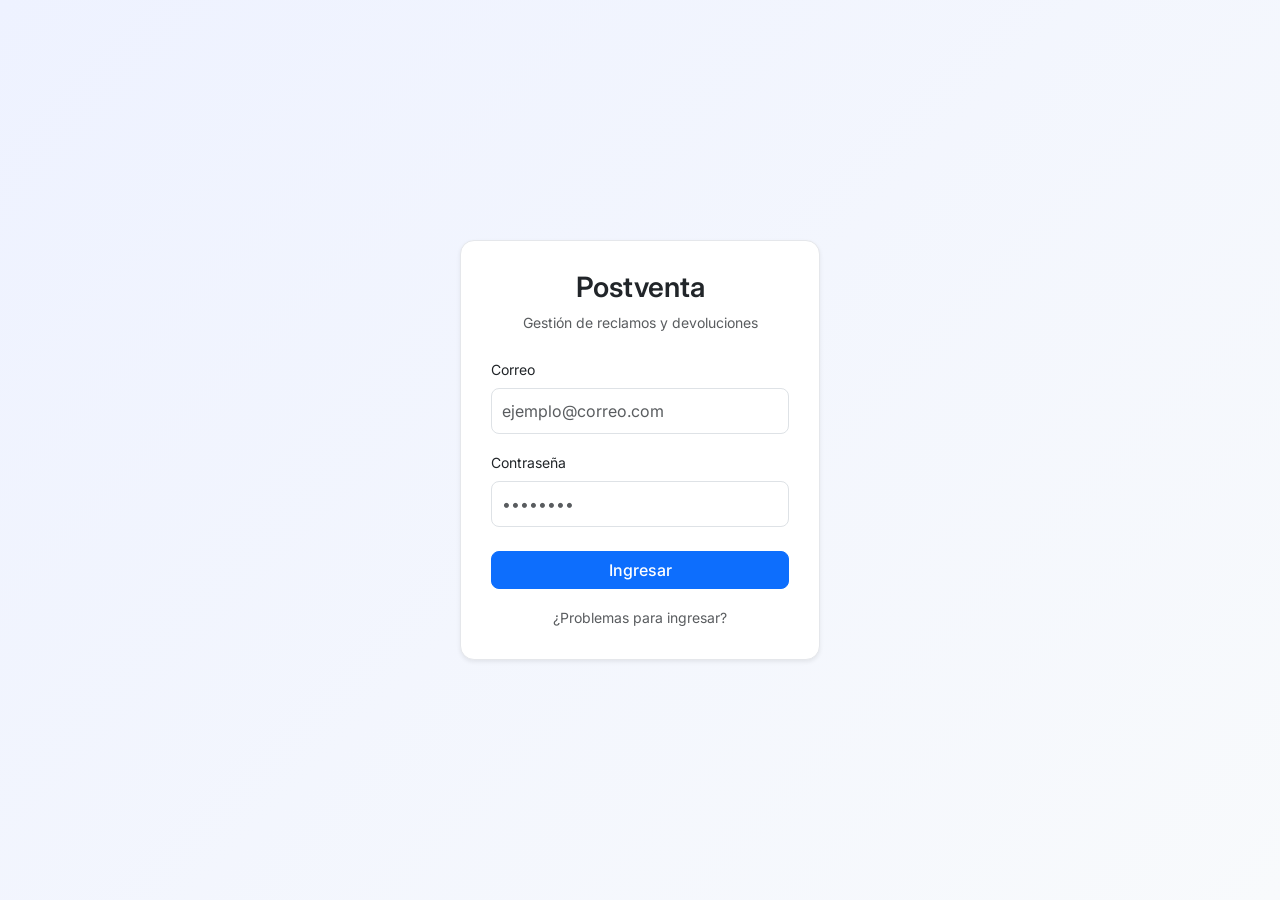
<file: index.html>
<!DOCTYPE html>
<html lang="es">
<head>
<meta charset="UTF-8">
<title>Login - Postventa</title>

<!-- Bootstrap -->
<link href="https://cdn.jsdelivr.net/npm/bootstrap@5.3.3/dist/css/bootstrap.min.css" rel="stylesheet">

<!-- Fuente moderna -->
<link href="https://fonts.googleapis.com/css2?family=Inter:wght@400;500;600&display=swap" rel="stylesheet">

<link rel="stylesheet" href="style.css">
</head>

<body class="login-bg">

<div class="login-wrapper">

  <!-- CARD LOGIN -->
  <div class="login-card shadow-sm">

    <!-- Logo / Branding -->
    <div class="text-center mb-4">
      <h3 class="fw-semibold">Postventa</h3>
      <p class="text-muted small">Gestión de reclamos y devoluciones</p>
    </div>

    <!-- FORM -->
    <div class="mb-3">
      <label class="form-label small">Correo</label>
      <input id="email" type="email" class="form-control" placeholder="ejemplo@correo.com">
    </div>

    <div class="mb-3">
      <label class="form-label small">Contraseña</label>
      <input id="password" type="password" class="form-control" placeholder="••••••••">
    </div>

    <button class="btn btn-primary w-100 mt-2" onclick="login()">
      Ingresar
    </button>

    <!-- Extra UX -->
    <div class="text-center mt-3">
      <small class="text-muted">¿Problemas para ingresar?</small>
    </div>

  </div>

</div>

<script src="app.js"></script>
</body>
</html>
</file>
<file: style.css>
body{
  font-family: 'Inter', sans-serif;
  background:#f5f7fb;
}

/* Cards */
.card{
  border-radius:12px;
}

/* Case item */
.case{
  border:1px solid #e5e7eb;
  border-radius:10px;
  padding:14px;
  margin-bottom:10px;
  background:white;
  transition:.2s;
}

.case:hover{
  box-shadow:0 4px 12px rgba(0,0,0,0.05);
}

/* Status badges */
.status{
  font-size:12px;
  padding:5px 10px;
  border-radius:20px;
  font-weight:500;
}

/* Colores suaves */
.pendiente{
  background:#fee2e2;
  color:#b91c1c;
}

.proceso{
  background:#fef3c7;
  color:#92400e;
}

.resuelto{
  background:#dcfce7;
  color:#166534;
}
/* Fondo elegante */
.login-bg{
  font-family: 'Inter', sans-serif;
  background: linear-gradient(135deg, #eef2ff, #f8fafc);
  height: 100vh;
  display: flex;
  align-items: center;
  justify-content: center;
}

/* Contenedor */
.login-wrapper{
  width: 100%;
  max-width: 400px;
  padding: 20px;
}

/* Tarjeta */
.login-card{
  background: white;
  padding: 30px;
  border-radius: 14px;
  border: 1px solid #e5e7eb;
}

/* Inputs */
.form-control{
  border-radius: 8px;
  padding: 10px;
}

/* Botón */
.btn-primary{
  border-radius: 8px;
  font-weight: 500;
}

body{
  font-family: 'Inter', sans-serif;
}

.card{
  border-radius: 12px;
}

/* Animación suave */
.card:hover{
  transform: translateY(-2px);
  transition: 0.2s;
}
</file>
